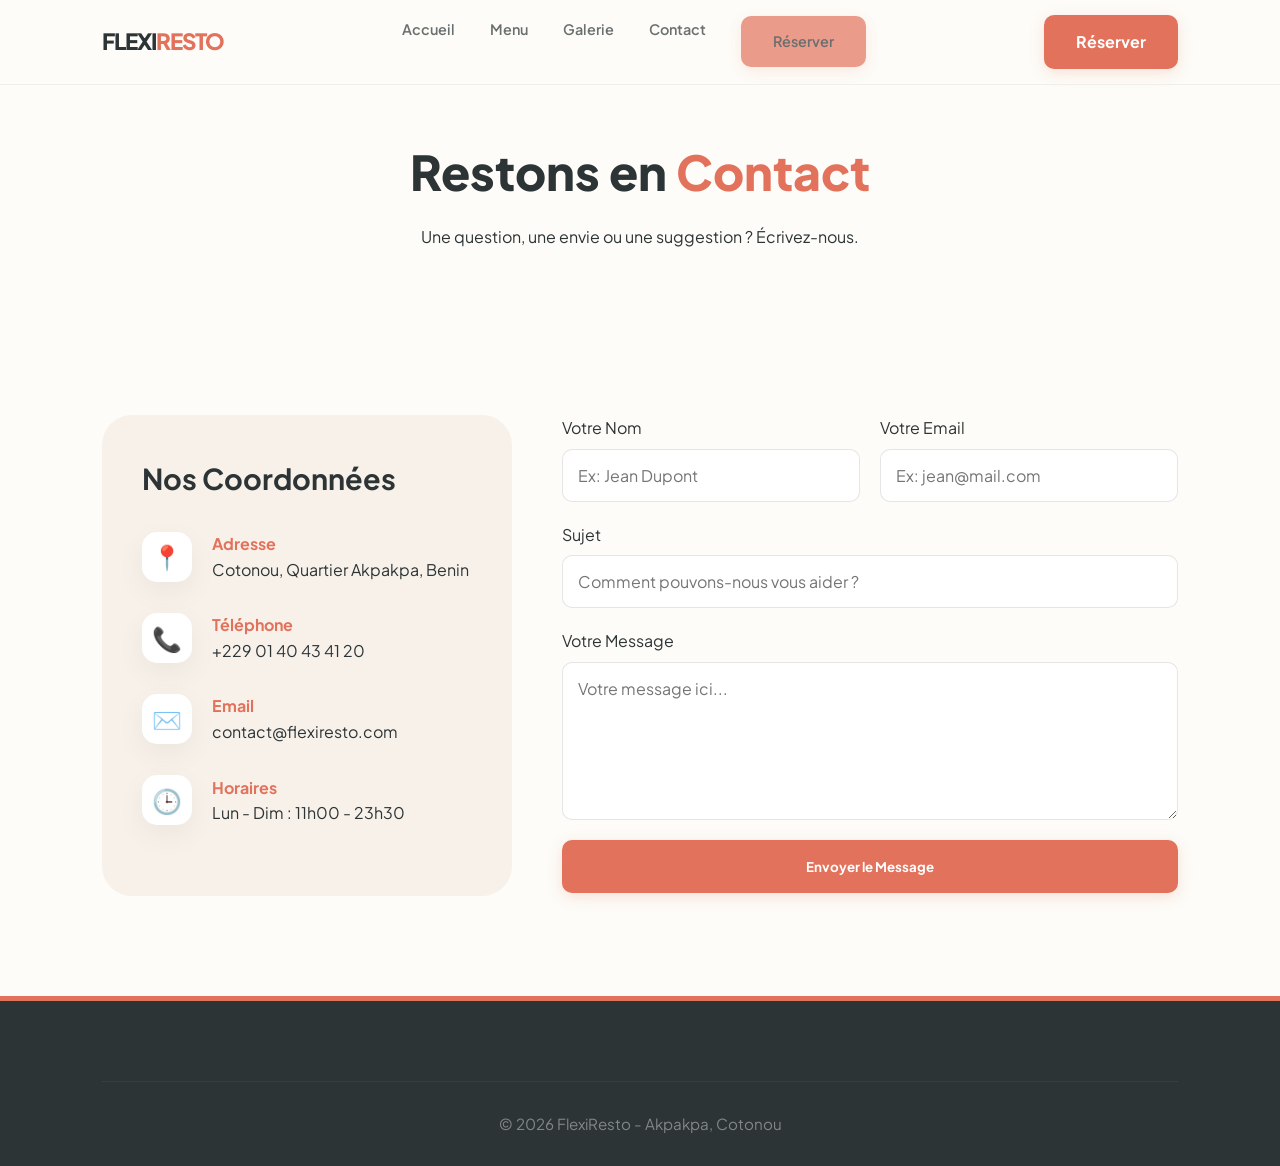
<file: contact.html>
<!DOCTYPE html>
<html lang="fr">
<head>
    <meta charset="UTF-8">
    <meta name="viewport" content="width=device-width, initial-scale=1.0">
    <title>Contactez-nous | FlexiResto</title>
    <link rel="stylesheet" href="css/theme.css">
</head>
<body>

    <nav class="navbar">
    <a href="index.html" class="logo">FLEXI<span>RESTO</span></a>
    
    <div class="menu-toggle" id="mobile-menu">
        <span class="bar"></span>
        <span class="bar"></span>
        <span class="bar"></span>
    </div>

    <ul class="nav-links" id="navLinks">
        <li><a href="index.html">Accueil</a></li>
        <li><a href="menu.html">Menu</a></li>
        <li><a href="galerie.html">Galerie</a></li>
        <li><a href="contact.html">Contact</a></li>
        <li class="nav-desktop-btn"><a href="reservation.html" class="btn-primary">Réserver</a></li>
    </ul>

    <a href="reservation.html" class="btn-primary nav-desktop-btn">Réserver</a>
</nav>

    <header class="hero" style="height: 35vh; background: var(--bg-color);">
        <div class="content">
            <h1 style="font-size: 3rem;">Restons en <span style="color: var(--primary);">Contact</span></h1>
            <p>Une question, une envie ou une suggestion ? Écrivez-nous.</p>
        </div>
    </header>

    <section>
        <div class="contact-wrapper">
            
            <div class="info-box">
                <h2 style="margin-bottom: 30px; font-size: 1.8rem;">Nos Coordonnées</h2>
                
                <div class="info-item">
                    <div class="info-icon">📍</div>
                    <div>
                        <h4 style="color: var(--primary);">Adresse</h4>
                        <p>Cotonou, Quartier Akpakpa, Benin</p>
                    </div>
                </div>

                <div class="info-item">
                    <div class="info-icon">📞</div>
                    <div>
                        <h4 style="color: var(--primary);">Téléphone</h4>
                        <p>+229 01 40 43 41 20</p>
                    </div>
                </div>

                <div class="info-item">
                    <div class="info-icon">✉️</div>
                    <div>
                        <h4 style="color: var(--primary);">Email</h4>
                        <p>contact@flexiresto.com</p>
                    </div>
                </div>

                <div class="info-item">
                    <div class="info-icon">🕒</div>
                    <div>
                        <h4 style="color: var(--primary);">Horaires</h4>
                        <p>Lun - Dim : 11h00 - 23h30</p>
                    </div>
                </div>
            </div>

            <div>
                <form class="contact-form">
                    <div style="display: grid; grid-template-columns: 1fr 1fr; gap: 20px;">
                        <div class="form-group">
                            <label>Votre Nom</label>
                            <input type="text" placeholder="Ex: Jean Dupont">
                        </div>
                        <div class="form-group">
                            <label>Votre Email</label>
                            <input type="email" placeholder="Ex: jean@mail.com">
                        </div>
                    </div>
                    
                    <div class="form-group">
                        <label>Sujet</label>
                        <input type="text" placeholder="Comment pouvons-nous vous aider ?">
                    </div>

                    <div class="form-group">
                        <label>Votre Message</label>
                        <textarea rows="6" placeholder="Votre message ici..."></textarea>
                    </div>

                    <button type="submit" class="btn-primary" style="padding: 18px;">Envoyer le Message</button>
                </form>
            </div>

        </div>
    </section>
 <script sce="js/scripts.js"></script>
    <footer class="footer">
        <div class="footer-bottom">
            <p>© 2026 FlexiResto - Akpakpa, Cotonou</p>
        </div>
    </footer>

</body>
</html>
</file>
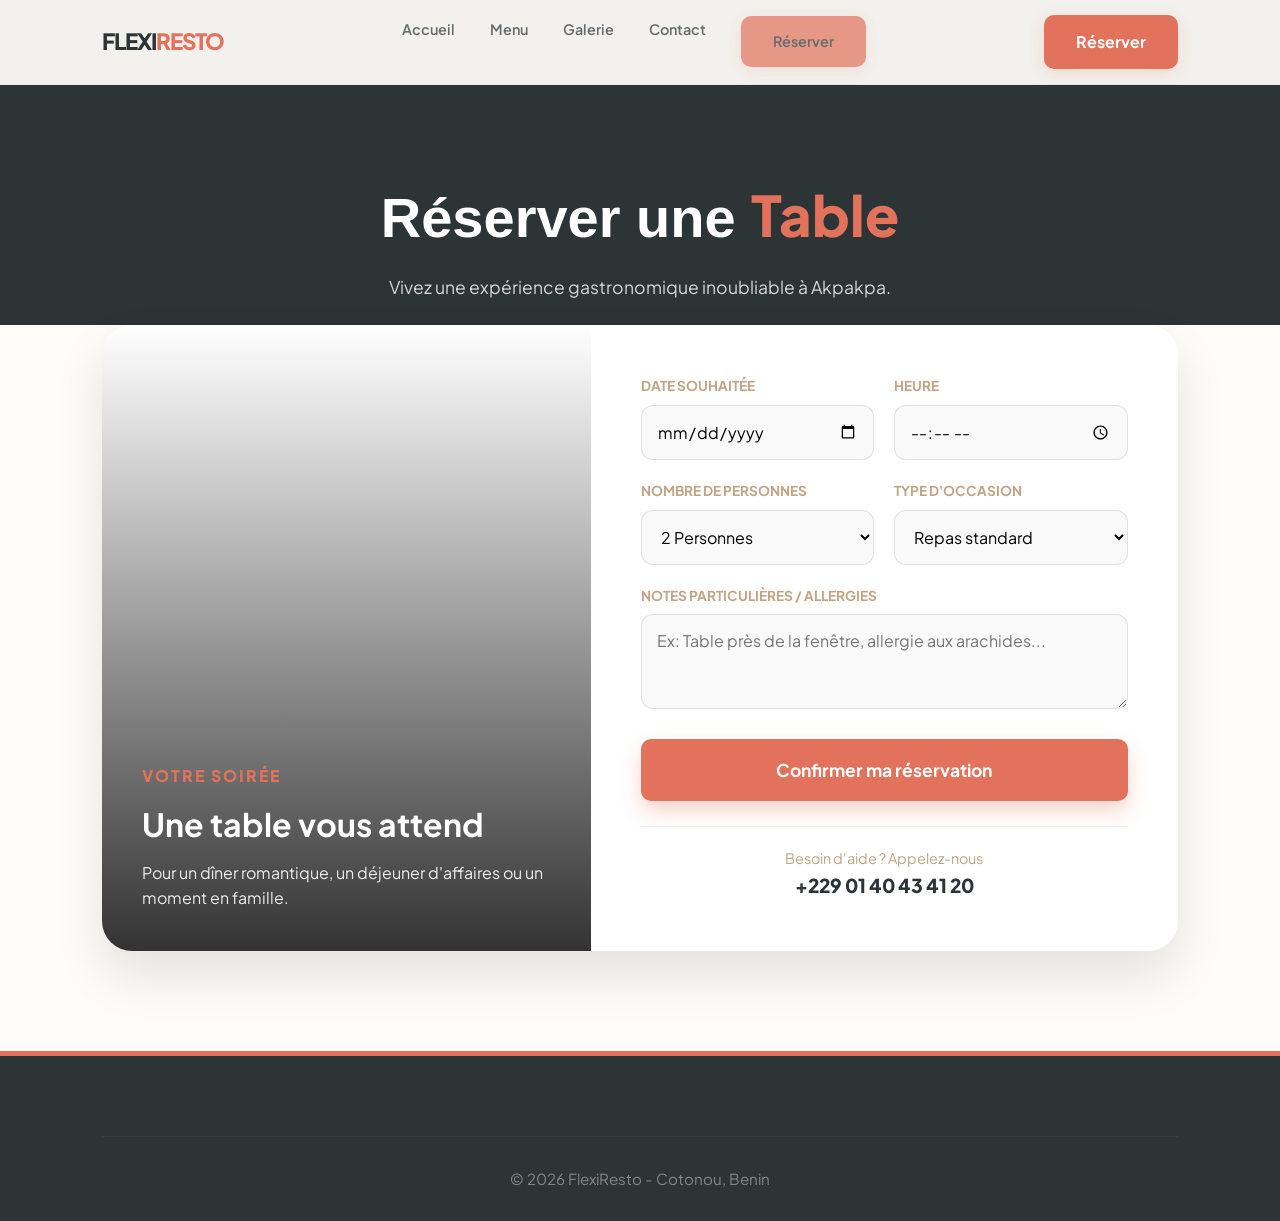
<file: reservation.html>
<!DOCTYPE html>
<html lang="fr">
<head>
    <meta charset="UTF-8">
    <meta name="viewport" content="width=device-width, initial-scale=1.0">
    <title>Réserver une Table | FlexiResto</title>
    <link rel="stylesheet" href="css/theme.css">
    <link rel="stylesheet" href="https://cdnjs.cloudflare.com/ajax/libs/animate.css/4.1.1/animate.min.css"/>
    <style>
        /* Styles spécifiques à la page réservation pour un rendu parfait */
        .res-container {
            display: grid;
            grid-template-columns: 1fr 1.2fr;
            background: var(--white);
            border-radius: 30px;
            overflow: hidden;
            box-shadow: 0 25px 50px rgba(0,0,0,0.1);
            margin-top: -80px; /* Effet de chevauchement sur le hero */
            position: relative;
            z-index: 10;
        }

        .res-image {
            background: url('https://images.unsplash.com/photo-1550966841-3ee39b098199?auto=format&fit=crop&w=800&q=80') center/cover;
            min-height: 400px;
        }

        .res-form-side {
            padding: 50px;
        }

        .res-grid {
            display: grid;
            grid-template-columns: 1fr 1fr;
            gap: 20px;
            margin-bottom: 20px;
        }

        .input-group {
            display: flex;
            flex-direction: column;
            gap: 8px;
        }

        .input-group label {
            font-weight: 700;
            font-size: 0.85rem;
            color: var(--secondary);
            text-transform: uppercase;
        }

        .input-group input, .input-group select, .input-group textarea {
            padding: 15px;
            border: 1px solid rgba(0,0,0,0.1);
            border-radius: 12px;
            font-size: 1rem;
            outline: none;
            transition: 0.3s;
            background: #F9F9F9;
        }

        .input-group input:focus {
            border-color: var(--primary);
            background: white;
        }

        @media (max-width: 900px) {
            .res-container { grid-template-columns: 1fr; margin-top: 20px; }
            .res-form-side { padding: 30px; }
            .res-grid { grid-template-columns: 1fr; }
        }
    </style>
</head>
<body>

    <nav class="navbar">
    <div class="logo">FLEXI<span>RESTO</span></div>
    
    <div class="menu-toggle" id="mobile-menu">
        <span class="bar"></span>
        <span class="bar"></span>
        <span class="bar"></span>
    </div>

    <ul class="nav-links" id="navLinks">
        <li><a href="index.html">Accueil</a></li>
        <li><a href="menu.html">Menu</a></li>
        <li><a href="galerie.html">Galerie</a></li>
        <li><a href="contact.html">Contact</a></li>
        <li><a href="reservation.html" class="btn-primary mobile-reserve">Réserver</a></li>
    </ul>

    <a href="reservation.html" class="btn-primary nav-desktop-btn">Réserver</a>
</nav>

    <header class="hero" style="height: 45vh; background: var(--dark); color: white; display: flex; align-items: center; justify-content: center; text-align: center;">
        <div class="animate__animated animate__fadeIn">
            <h1 style="color: white; font-size: 3.5rem; font-family: 'Outfit', sans-serif;">Réserver une <span style="color: var(--primary);">Table</span></h1>
            <p style="opacity: 0.8; font-size: 1.1rem;">Vivez une expérience gastronomique inoubliable à Akpakpa.</p>
        </div>
    </header>

    <section style="padding-top: 0; background: var(--bg-color);">
        <div class="container">
            <div class="res-container animate__animated animate__fadeInUp">
                
                <div class="res-image">
                    <div style="background: linear-gradient(transparent, rgba(0,0,0,0.8)); height: 100%; padding: 40px; display: flex; flex-direction: column; justify-content: flex-end; color: white;">
                        <span style="color: var(--primary); font-weight: 800; letter-spacing: 2px;">VOTRE SOIRÉE</span>
                        <h3 style="font-size: 2rem; margin: 10px 0;">Une table vous attend</h3>
                        <p style="opacity: 0.9;">Pour un dîner romantique, un déjeuner d'affaires ou un moment en famille.</p>
                    </div>
                </div>

                <div class="res-form-side">
                    <form action="#">
                        <div class="res-grid">
                            <div class="input-group">
                                <label>Date souhaitée</label>
                                <input type="date" required>
                            </div>
                            <div class="input-group">
                                <label>Heure</label>
                                <input type="time" required>
                            </div>
                        </div>

                        <div class="res-grid">
                            <div class="input-group">
                                <label>Nombre de personnes</label>
                                <select>
                                    <option>1 Personne</option>
                                    <option selected>2 Personnes</option>
                                    <option>4 Personnes</option>
                                    <option>6 Personnes</option>
                                    <option>Plus de 6</option>
                                </select>
                            </div>
                            <div class="input-group">
                                <label>Type d'occasion</label>
                                <select>
                                    <option>Repas standard</option>
                                    <option>Anniversaire</option>
                                    <option>Rendez-vous amoureux</option>
                                    <option>Repas d'affaires</option>
                                </select>
                            </div>
                        </div>

                        <div class="input-group" style="margin-bottom: 30px;">
                            <label>Notes particulières / Allergies</label>
                            <textarea rows="3" placeholder="Ex: Table près de la fenêtre, allergie aux arachides..."></textarea>
                        </div>

                        <button type="submit" class="btn-primary" style="width: 100%; padding: 20px; font-size: 1.1rem; box-shadow: 0 10px 20px rgba(226, 114, 91, 0.3);">
                            Confirmer ma réservation
                        </button>
                        
                        <div style="text-align: center; margin-top: 25px; border-top: 1px solid rgba(0,0,0,0.05); padding-top: 20px;">
                            <p style="font-size: 0.9rem; color: var(--secondary);">Besoin d'aide ? Appelez-nous</p>
                            <p style="font-weight: 800; color: var(--dark); font-size: 1.2rem;">+229 01 40 43 41 20</p>
                        </div>
                    </form>
                </div>

            </div>
        </div>
    </section>
  <script sce="js/scripts.js"></script>
    <footer class="footer">
        <div class="footer-bottom">
            <p>© 2026 FlexiResto - Cotonou, Benin</p>
        </div>
    </footer>

</body>
</html>
</file>
<file: css/theme.css>
/* Fichier : theme.css
   Style : Minimaliste Chic & Rythmé
   Couleurs : Terre cuite (Terracotta), Beige Sable, Anthracite
*/

@import url('https://fonts.googleapis.com/css2?family=Plus+Jakarta+Sans:wght@300;500;700;800&display=swap');

:root {
    --bg-color: #FDFCF8;      /* Blanc crème (Fond principal) */
    --section-alt: #F7F1EA;   /* Beige sable (Pour différencier les sections) */
    --primary: #E2725B;       /* Terracotta (Couleur d'accent) */
    --secondary: #C2A384;     /* Beige doré */
    --dark: #2D3436;          /* Gris charbon (Texte et Footer) */
    --white: #FFFFFF;
    --shadow-soft: 0 10px 30px rgba(0,0,0,0.05);
    --shadow-hover: 0 20px 40px rgba(226, 114, 91, 0.15);
    --transition: all 0.4s cubic-bezier(0.165, 0.84, 0.44, 1);
}

/* --- BASES --- */
* {
    margin: 0; 
    padding: 0; 
    box-sizing: border-box;
    font-family: 'Plus Jakarta Sans', sans-serif;
}

body {
    background-color: var(--bg-color);
    color: var(--dark);
    line-height: 1.6;
    overflow-x: hidden;
}

/* --- NAVIGATION (HORIZONTALE & FLUIDE) --- */
.navbar {
    display: flex;
    justify-content: space-between;
    align-items: center;
    padding: 15px 8%;
    background: rgba(253, 252, 248, 0.95);
    backdrop-filter: blur(10px);
    position: fixed;
    width: 100%;
    top: 0;
    z-index: 1000;
    border-bottom: 1px solid rgba(0,0,0,0.05);
}

.logo {
    font-size: 1.4rem;
    font-weight: 800;
    letter-spacing: -1px;
    text-decoration: none;
    color: var(--dark);
}

.logo span {
    color: var(--primary);
}

.nav-links {
    display: flex;
    list-style: none;
    gap: 35px;
}

.nav-links a {
    text-decoration: none;
    color: var(--dark);
    font-weight: 600;
    font-size: 0.9rem;
    transition: var(--transition);
    opacity: 0.7;
}

.nav-links a:hover, .nav-links a.active {
    color: var(--primary);
    opacity: 1;
}

/* --- SECTIONS (DIFFÉRENCIATION DE NIVEAU) --- */
section {
    padding: 100px 8%;
}

/* Alterne automatiquement le fond pour casser le blanc */
section:nth-child(even) {
    background-color: var(--section-alt);
}

/* --- CARTES (EFFETS DE PROFONDEUR) --- */
.card-container {
    display: grid;
    grid-template-columns: repeat(auto-fit, minmax(300px, 1fr));
    gap: 30px;
    margin-top: 40px;
}

.card-level-1 {
    background: var(--white);
    padding: 40px;
    border-radius: 20px;
    border: 1px solid rgba(0,0,0,0.02);
    transition: var(--transition);
    text-align: center;
}

/* Animation au survol : élévation et changement d'ombre */
.card-level-1:hover {
    transform: translateY(-12px);
    box-shadow: var(--shadow-hover);
    border-color: var(--primary);
}

/* --- BOUTONS --- */
.btn-primary {
    background-color: var(--primary);
    color: var(--white);
    padding: 14px 32px;
    border-radius: 10px;
    font-weight: 700;
    text-decoration: none;
    display: inline-block;
    transition: var(--transition);
    border: none;
    cursor: pointer;
    box-shadow: 0 4px 15px rgba(226, 114, 91, 0.2);
}

.btn-primary:hover {
    background-color: var(--dark);
    transform: scale(1.05);
    box-shadow: 0 8px 25px rgba(0,0,0,0.2);
}

/* --- HERO SECTION --- */
.hero {
    height: 90vh;
    display: flex;
    align-items: center;
    justify-content: center;
    text-align: center;
    padding-top: 80px;
}

.hero h1 {
    font-size: clamp(2.5rem, 6vw, 4.5rem);
    font-weight: 800;
    color: var(--dark);
    line-height: 1.1;
    margin-bottom: 25px;
}

.hero span {
    color: var(--primary);
}

/* Styles spécifiques pour la page Menu */
.menu-tabs {
    display: flex;
    justify-content: center;
    gap: 20px;
    margin-bottom: 50px;
    flex-wrap: wrap;
}

.tab-btn {
    padding: 10px 25px;
    border: 2px solid var(--secondary);
    background: transparent;
    color: var(--dark);
    border-radius: 50px;
    font-weight: 700;
    cursor: pointer;
    transition: var(--transition);
}

.tab-btn:hover, .tab-btn.active {
    background: var(--primary);
    border-color: var(--primary);
    color: white;
}

.menu-item-card {
    background: white;
    border-radius: 25px;
    overflow: hidden;
    box-shadow: var(--shadow-soft);
    transition: var(--transition);
    border: 1px solid rgba(0,0,0,0.05);
}

.menu-item-card:hover {
    transform: translateY(-10px);
    box-shadow: var(--shadow-hover);
}

.menu-img-container {
    position: relative;
    height: 220px;
    overflow: hidden;
}

.menu-img-container img {
    width: 100%;
    height: 100%;
    object-fit: cover;
    transition: 0.5s;
}

.menu-item-card:hover .menu-img-container img {
    transform: scale(1.1);
}

.price-tag {
    position: absolute;
    bottom: 15px;
    right: 15px;
    background: var(--white);
    color: var(--primary);
    padding: 8px 15px;
    border-radius: 50px;
    font-weight: 800;
    box-shadow: 0 5px 15px rgba(0,0,0,0.1);
}
/* --- STYLE GALERIE --- */
.gallery-grid {
    display: columns;
    column-count: 3; /* 3 colonnes sur PC */
    column-gap: 20px;
    padding: 40px 0;
}

@media (max-width: 900px) { .gallery-grid { column-count: 2; } }
@media (max-width: 600px) { .gallery-grid { column-count: 1; } }

.gallery-item {
    background: var(--white);
    margin-bottom: 20px;
    break-inside: avoid;
    border-radius: 20px;
    overflow: hidden;
    position: relative;
    cursor: pointer;
    box-shadow: var(--shadow-soft);
    transition: var(--transition);
}

.gallery-item img {
    width: 100%;
    display: block;
    transition: 0.6s;
}

.gallery-overlay {
    position: absolute;
    top: 0; left: 0; width: 100%; height: 100%;
    background: rgba(226, 114, 91, 0.8); /* Couleur Terracotta transparente */
    display: flex;
    align-items: center;
    justify-content: center;
    opacity: 0;
    transition: 0.4s;
    color: white;
    font-weight: 700;
    font-size: 1.2rem;
}

.gallery-item:hover .gallery-overlay { opacity: 1; }
.gallery-item:hover img { transform: scale(1.1); }
/* --- FOOTER (DÉMARQUÉ ET SOMBRE) --- */
/* --- STYLE CONTACT --- */
.contact-wrapper {
    display: grid;
    grid-template-columns: 1fr 1.5fr;
    gap: 50px;
    align-items: start;
}

@media (max-width: 900px) {
    .contact-wrapper { grid-template-columns: 1fr; }
}

.info-box {
    background: var(--section-alt);
    padding: 40px;
    border-radius: 30px;
}

.info-item {
    display: flex;
    align-items: center;
    gap: 20px;
    margin-bottom: 30px;
}

.info-icon {
    width: 50px;
    height: 50px;
    background: var(--white);
    display: flex;
    align-items: center;
    justify-content: center;
    border-radius: 15px;
    font-size: 1.5rem;
    box-shadow: var(--shadow-soft);
}

/* Formulaire Stylisé */
.contact-form {
    display: grid;
    gap: 20px;
}

.form-group {
    display: flex;
    flex-direction: column;
    gap: 8px;
}

.form-group input, .form-group textarea {
    padding: 15px;
    border: 1px solid rgba(0,0,0,0.1);
    border-radius: 10px;
    background: var(--white);
    font-size: 1rem;
    outline: none;
    transition: 0.3s;
}
/* --- STYLE RÉSERVATION --- */
.res-container {
    display: grid;
    grid-template-columns: 1fr 1.2fr;
    background: var(--white);
    border-radius: 30px;
    overflow: hidden;
    box-shadow: var(--shadow-hover);
    margin-top: -50px; /* Chevauchement sur le hero pour le style */
    position: relative;
    z-index: 10;
}

@media (max-width: 900px) {
    .res-container { grid-template-columns: 1fr; margin-top: 20px; }
    .res-image { height: 250px; }
}

.res-image {
    background: url('https://images.unsplash.com/photo-1550966841-3ee39b098199?auto=format&fit=crop&w=800&q=80') center/cover;
}

.res-form-side {
    padding: 50px;
}

.res-grid {
    display: grid;
    grid-template-columns: 1fr 1fr;
    gap: 20px;
    margin-bottom: 25px;
}

.input-icon-group {
    position: relative;
}

.input-icon-group span {
    position: absolute;
    left: 15px;
    top: 50%;
    transform: translateY(-50%);
    opacity: 0.5;
}

.input-icon-group input, .input-icon-group select {
    padding-left: 45px !important;
    width: 100%;
}
.form-group input:focus, .form-group textarea:focus {
    border-color: var(--primary);
    box-shadow: 0 0 10px rgba(226, 114, 91, 0.1);
}
.footer {
    background-color: var(--dark);
    color: var(--white);
    padding: 80px 8% 30px;
    border-top: 5px solid var(--primary);
}

.footer-grid {
    display: grid;
    grid-template-columns: repeat(auto-fit, minmax(250px, 1fr));
    gap: 50px;
    margin-bottom: 50px;
}

.footer h3 {
    font-size: 1.5rem;
    margin-bottom: 20px;
    color: var(--primary);
}

.footer p {
    opacity: 0.8;
    font-size: 0.95rem;
}

.footer-links {
    list-style: none;
}

.footer-links li {
    margin-bottom: 12px;
}

.footer-links a {
    color: var(--white);
    text-decoration: none;
    opacity: 0.7;
    transition: 0.3s;
}

.footer-links a:hover {
    opacity: 1;
    color: var(--primary);
    padding-left: 5px;
}

.footer-bottom {
    text-align: center;
    padding-top: 30px;
    border-top: 1px solid rgba(255, 255, 255, 0.1);
    font-size: 0.85rem;
    opacity: 0.5;
}

/* --- Style du bouton Burger (Tirets) --- */
.menu-toggle {
    display: none; /* Caché sur PC */
    flex-direction: column;
    cursor: pointer;
    gap: 6px;
    z-index: 1100;
}

.menu-toggle .bar {
    width: 28px;
    height: 3px;
    background-color: var(--primary); /* Utilise ta couleur orange/rouge */
    transition: all 0.3s ease;
    border-radius: 5px;
}

/* --- Responsive Mobile --- */
@media (max-width: 768px) {
    .menu-toggle {
        display: flex;
    }

    .nav-desktop-btn {
        display: none; /* Cache le bouton réserver de droite sur mobile */
    }

    .nav-links {
        position: fixed;
        top: -100vh; /* Cache le menu en haut */
        left: 0;
        width: 100%;
        height: 100vh;
        background: white;
        flex-direction: column;
        justify-content: center;
        align-items: center;
        transition: 0.5s cubic-bezier(0.77, 0, 0.175, 1);
        z-index: 1000;
    }

    .nav-links.active {
        top: 0; /* Affiche le menu */
    }

    .nav-links li {
        margin: 20px 0;
    }

    .nav-links a {
        font-size: 1.5rem;
        font-weight: 700;
    }

    /* Animation du Burger en X */
    .menu-toggle.is-active .bar:nth-child(2) { opacity: 0; }
    .menu-toggle.is-active .bar:nth-child(1) { transform: translateY(9px) rotate(45deg); }
    .menu-toggle.is-active .bar:nth-child(3) { transform: translateY(-9px) rotate(-45deg); }
}
</file>
